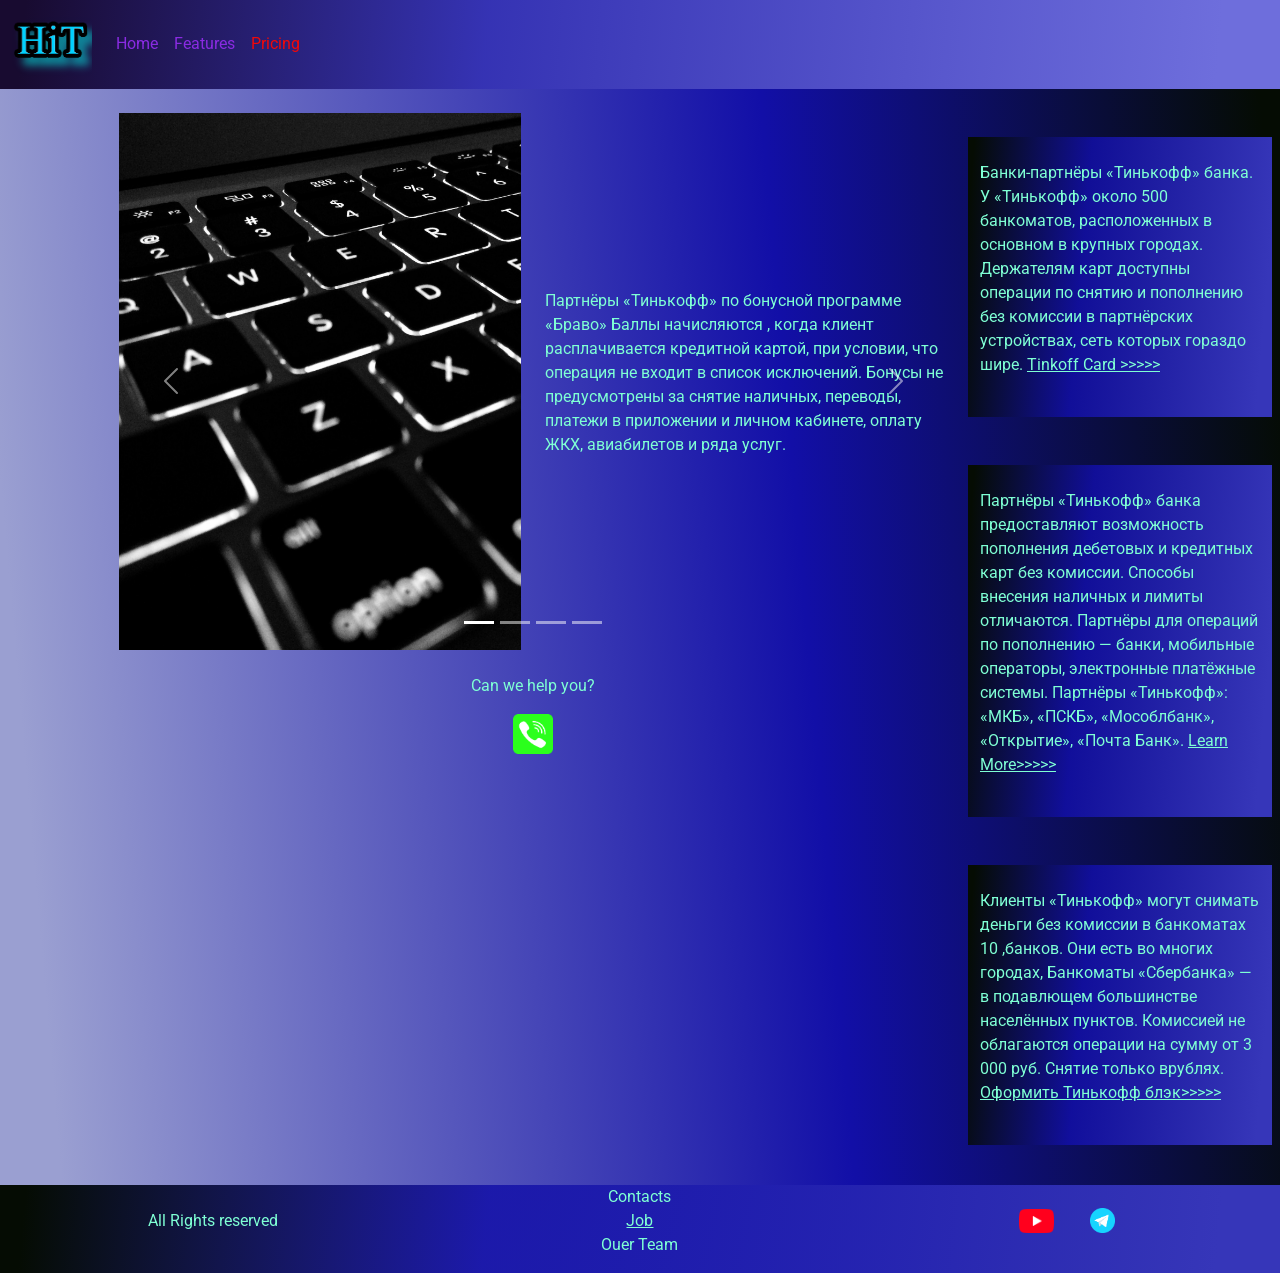
<file: karusel.html>
<!DOCTYPE html>
<html lang="en">
  <head>
    <meta charset="UTF-8" />
    <meta name="viewport" content="width=device-width, initial-scale=1.0" />
    <title>Karusel</title>
    <!-- 
    -->
    <link
      href="https://cdn.jsdelivr.net/npm/bootstrap@5.3.3/dist/css/bootstrap.min.css"
      rel="stylesheet"
      integrity="sha384-QWTKZyjpPEjISv5WaRU9OFeRpok6YctnYmDr5pNlyT2bRjXh0JMhjY6hW+ALEwIH"
      crossorigin="anonymous"
    />
    <link rel="stylesheet" href="source/styles/maystyles.css" />

    <!-- faviconka -->
    <link
      rel="apple-touch-icon"
      sizes="180x180"
      href="source/imgas/favicon/apple-touch-icon.png"
    />
    <link
      rel="icon"
      type="image/png"
      sizes="32x32"
      href="source/imgas/favicon/favicon-32x32.png"
    />
    <link
      rel="icon"
      type="image/png"
      sizes="16x16"
      href="source/imgas/favicon/favicon-16x16.png"
    />
    <link rel="manifest" href="source/imgas/favicon/site.webmanifest" />

    <!-- <link rel="manifest" href="source/imgas/favicon/favicon.ico"> -->
  </head>
  <body>
    <header>
      <!-- bg-body-tertiary -->
      <nav class="navbar navbar-expand-lg bg-body-tertiary">
        <div class="container-fluid">
          <!--  картинка в панели навигации -->
          <a class="navbar-brand" href="index.html"
            ><img width="80" src="source/imgas/logo.png" alt="Logo"
          /></a>
          <button
            class="navbar-toggler"
            type="button"
            data-bs-toggle="collapse"
            data-bs-target="#navbarNavAltMarkup"
            aria-controls="navbarNavAltMarkup"
            aria-expanded="false"
            aria-label="Toggle navigation"
          >
            <span class="navbar-toggler-icon"></span>
          </button>
          <div class="collapse navbar-collapse" id="navbarNavAltMarkup">
            <div class="navbar-nav">
              <a class="nav-link" aria-current="page" href="index.html">Home</a>
              <a class="nav-link" href="karusel.html">Features</a>
              <a class="nav-link active" target="_blank" href="pricing.html"
                >Pricing</a
              >
            </div>
          </div>
        </div>
      </nav>
    </header>
    <section>
      <div class="container-fluid mt-4">
        <!-- Боковая часть -->
        <div class="row">
          <div class="col-lg-1"></div>
          <!--  Контейнер на 8 долей Основной  -->
          <div class="col-lg-8 col-md-12">
            <div class="row"> 
              <!--  ОТсюда начинать карусель  -->
          
              <div id="carouselExampleIndicators" class="carousel slide" data-bs-slide="carousel">
                <div class="carousel-indicators">
                  <button type="button" data-bs-target="#carouselExampleIndicators" data-bs-slide-to="0" class="active" aria-current="true" aria-label="Slide 1"></button>
                  <button type="button" data-bs-target="#carouselExampleIndicators" data-bs-slide-to="1" aria-label="Slide 2"></button>
                  <button type="button" data-bs-target="#carouselExampleIndicators" data-bs-slide-to="2" aria-label="Slide 3"></button>
                  <button type="button" data-bs-target="#carouselExampleIndicators" data-bs-slide-to="3" aria-label="Slide 4"></button>
                </div>
                <!-- cardcarusel -->
                         <div class="carousel-inner">
                          
                         
                                  <div class="carousel-item active">
                                 
                                       <div  class="d-block w-100"><div class="row"><div class="col-lg-6 col-md-6"><img src="source/imgas/acc.png" class="w-100" alt=""></div>
                                       <div class="col-lg-6 col-md-6 slaid_text" ><p>
                                        
                                        Партнёры «Тинькофф» по бонусной программе «Браво» Баллы начисляются , когда клиент расплачивается кредитной картой, при условии, что операция не входит в список исключений. Бонусы не предусмотрены за снятие наличных, переводы, платежи в приложении и личном кабинете, оплату ЖКХ, авиабилетов и ряда услуг.
                                   
                                      </p></div>
                                      </div> </div>
                                  </div>
                                              <!-- 44444 -->
                                              <div class="carousel-item">
                                                <div  class="d-block w-100"> <div class="row"><div class="col-lg-6 col-md-6"><img src="source/imgas/gaming pc.png" class="w-100" alt=""></div>
                                                <div class="col-lg-6 col-md-6 slaid_text" ><p>
                                                  
                                                  В программе лояльности участвует несколько десятков партнёров, причем этот список постоянно пополняется. Крупнейшие компании и размер бонусов: «Связной» — от 1 до 14%; «Ламода» — 2% за каждую покупку на сайте, 1% — за другие траты, 8% начисляется на остаток по ко-брендинговой карте; Ozon — до 7%; «Отто — до 12%; магазины «Л’этуаль» — до 5%; Burger King — до 10%; OneTwoTrip — 8−10% за покупки через сайт и приложение, 5−7% при оплате услуг отелей, 2−3% при покупке билетов; eBay — 2% от потраченной суммы и 8% на остаток; Google Play — 5% за покупки в онлайн-магазине, до 30% за покупки у партнёров; AliExpress — 2% за покупки, 8% (до 500 000 руб.) на остаток, 500 накопленных бонусов можно обменять на товар.

                                              
                                                </p></div>
                                              </div></div>
                                            </div>

                                               <!-- 44444 -->
                                  <div class="carousel-item">
                                      <div  class="d-block w-100"> <div class="row"><div class="col-lg-6 col-md-6"><img src="source/imgas/controller.png" class="w-100" alt=""></div>
                                      <div class="col-lg-6 col-md-6 slaid_text" ><p>
                                        
                                        Кешбэк-партнёры «Тинькофф» банка <br>
                                        За использование дебетовой карты клиенты получают вознаграждение. За все покупки на сумму от 100 рублей на счёт возвращается 1%. Помимо этого, клиент может ежемесячно выбирать любимые категории, в которых будет начисляться от 3 до 15%, размер начислений индивидуален. По специальным предложениям можно получить до 30%. Акции нужно отслеживать — они появляются регулярно и имеют ограниченный срок действия. У Tinkoff десятки партнёров по кешбэку.

                                    
                                      </p></div>
                                    </div></div>
                                  </div>
                                  <div class="carousel-item">
                                  <div  class="d-block w-100">
                                      <div class="row">
                                        <div class="col-lg-6 col-md-6"><img src="source/imgas/vr.png" class="w-100" alt=""></div>
                                        <div class="col-lg-6 col-md-6 slaid_text "><p>
                                          
                                          С каждого приведенного друга вы получите 500 рублей. Ограничений нет. Приведете 1000 друзей — получите 500 000. 
                                        
                                        </p></div>
                                    </div>
                                  </div>
<!-- Четвертая картинка в карусели -->
 

                                  </div>
                     <!-- cardcarusel -->
                                  <!-- <div class="carousel-item active">
                                 
                                       <div  class="d-block w-100"><div class="row"><div class="col-lg-6 col-md-6"><img src="source/imgas/gaming pc.png" class="w-100" alt=""></div>
                                       <div class="col-lg-6 col-md-6 slaid_text" ><p>Lorem ipsum dolor sit amet consectetur adipisicing elit. Nihil facilis repellendus nisi ducimus delectus excepturi itaque labore ex totam, accusamus sequi nulla repellat exercitationem sit.</p></div>
                                      </div> </div>
                                  </div> -->
                         </div>
                <button class="carousel-control-prev" type="button" data-bs-target="#carouselExampleIndicators" data-bs-slide="prev">
                  <span class="carousel-control-prev-icon" aria-hidden="true"></span>
                  <span class="visually-hidden">Previous</span>
                </button>
                <button class="carousel-control-next" type="button" data-bs-target="#carouselExampleIndicators" data-bs-slide="next">
                  <span class="carousel-control-next-icon" aria-hidden="true"></span>
                  <span class="visually-hidden">Next</span>
                </button>
              </div>
        <!-- конец карусели???!!! -->
              <div class="col-lg-12 col-md-12 text-center mt-4">
                    <p>Can we help you?</p>

              </div>  
              <div class="col-lg-12 col-md-12 text-center">
                <img style="width: 40px;" src="source/imgas/phone.png" alt="yotube">

          </div>    <!-- Конец качалки с телефоном  -->
            
            </div>       <!--    yandex_17a581eab1b495ed.html end row -->
          </div>
          <!-- Боковушка справа -->
          <div class="col-lg-3 col-md-12">
            <div class="row px-2">
              <div class="col lg-12 sitebar my-4 py-4">
                <p>
                  Банки-партнёры «Тинькофф» банка. <br>
                  У «Тинькофф» около 500 банкоматов, расположенных в основном в крупных городах. Держателям карт доступны операции по снятию и пополнению без комиссии в партнёрских устройствах, сеть которых гораздо шире.


                  
                  <a href="TBankBlackCard.html">Tinkoff Card >>>>></a></p>
              </div>
           
          </div>
            <div class="row px-2">
              <div class="col lg-12 sitebar my-4 py-4">
                <p>
                  
                  Партнёры «Тинькофф» банка предоставляют возможность пополнения дебетовых и кредитных карт без комиссии. Способы внесения наличных и лимиты отличаются. Партнёры для операций по пополнению — банки, мобильные операторы, электронные платёжные системы. Партнёры «Тинькофф»: «МКБ», «ПСКБ», «Мособлбанк», «Открытие», «Почта Банк».

                 
                  
                  <a href="TBankBlackCard.html">Learn More>>>>>


                  </a></p>
              </div>
            </div>
            <div class="row px-2">
              <div class="col lg-12 sitebar my-4 py-4">
                <p>
                  
                  Клиенты «Тинькофф» могут снимать деньги без комиссии в банкоматах 10 ,банков. Они есть во многих городах, Банкоматы «Сбербанка» — в подавлющем большинстве населённых пунктов. Комиссией не облагаются операции на сумму от 3 000 руб. Снятие только врублях.

                  
                  
                  <a href="TBankBlackCard.html"> Оформить Тинькофф блэк>>>>></a></p>
              </div>


       
            </div>
      </div>
    </section>

    <footer mt-4>
        <div class="container-fluid">
          <div class="row">
            <div class="col-lg-4   col-md-12  footer-text text-center">
              <p>
                All Rights reserved
              </p>

            
            </div>
            <div class="col-lg-4   col-md-12  footer-text text-center">
              <p>
                

                Contacts <br>
                <a  href="
                moissilki.html
                " target="_blank">
                  Job 


                </a>
                <br> 
                Ouer Team
              </p>

            
            </div>  
            <div class="col-lg-4   col-md-12 media-links">
              <p>
                <img style="width: 35px; margin-inline: 1em;" src="source/imgas/yt.png" alt="yotube">
                <img style="width: 25px; margin-inline: 1em;" src="source/imgas/tg.png" alt="Telegram">
                <!-- <embed src="source/avtomatic.pdf" type="application/pdf" width="600" height="400"> 
                  ------  добавляю пдф ------         -->
              </p>

            
            </div>
          </div>

        </div>
    </footer>
    <script
      src="https://cdn.jsdelivr.net/npm/bootstrap@5.3.3/dist/js/bootstrap.bundle.min.js"
      integrity="sha384-YvpcrYf0tY3lHB60NNkmXc5s9fDVZLESaAA55NDzOxhy9GkcIdslK1eN7N6jIeHz"
      crossorigin="anonymous"
    ></script>
  </body>
</html>
</file>
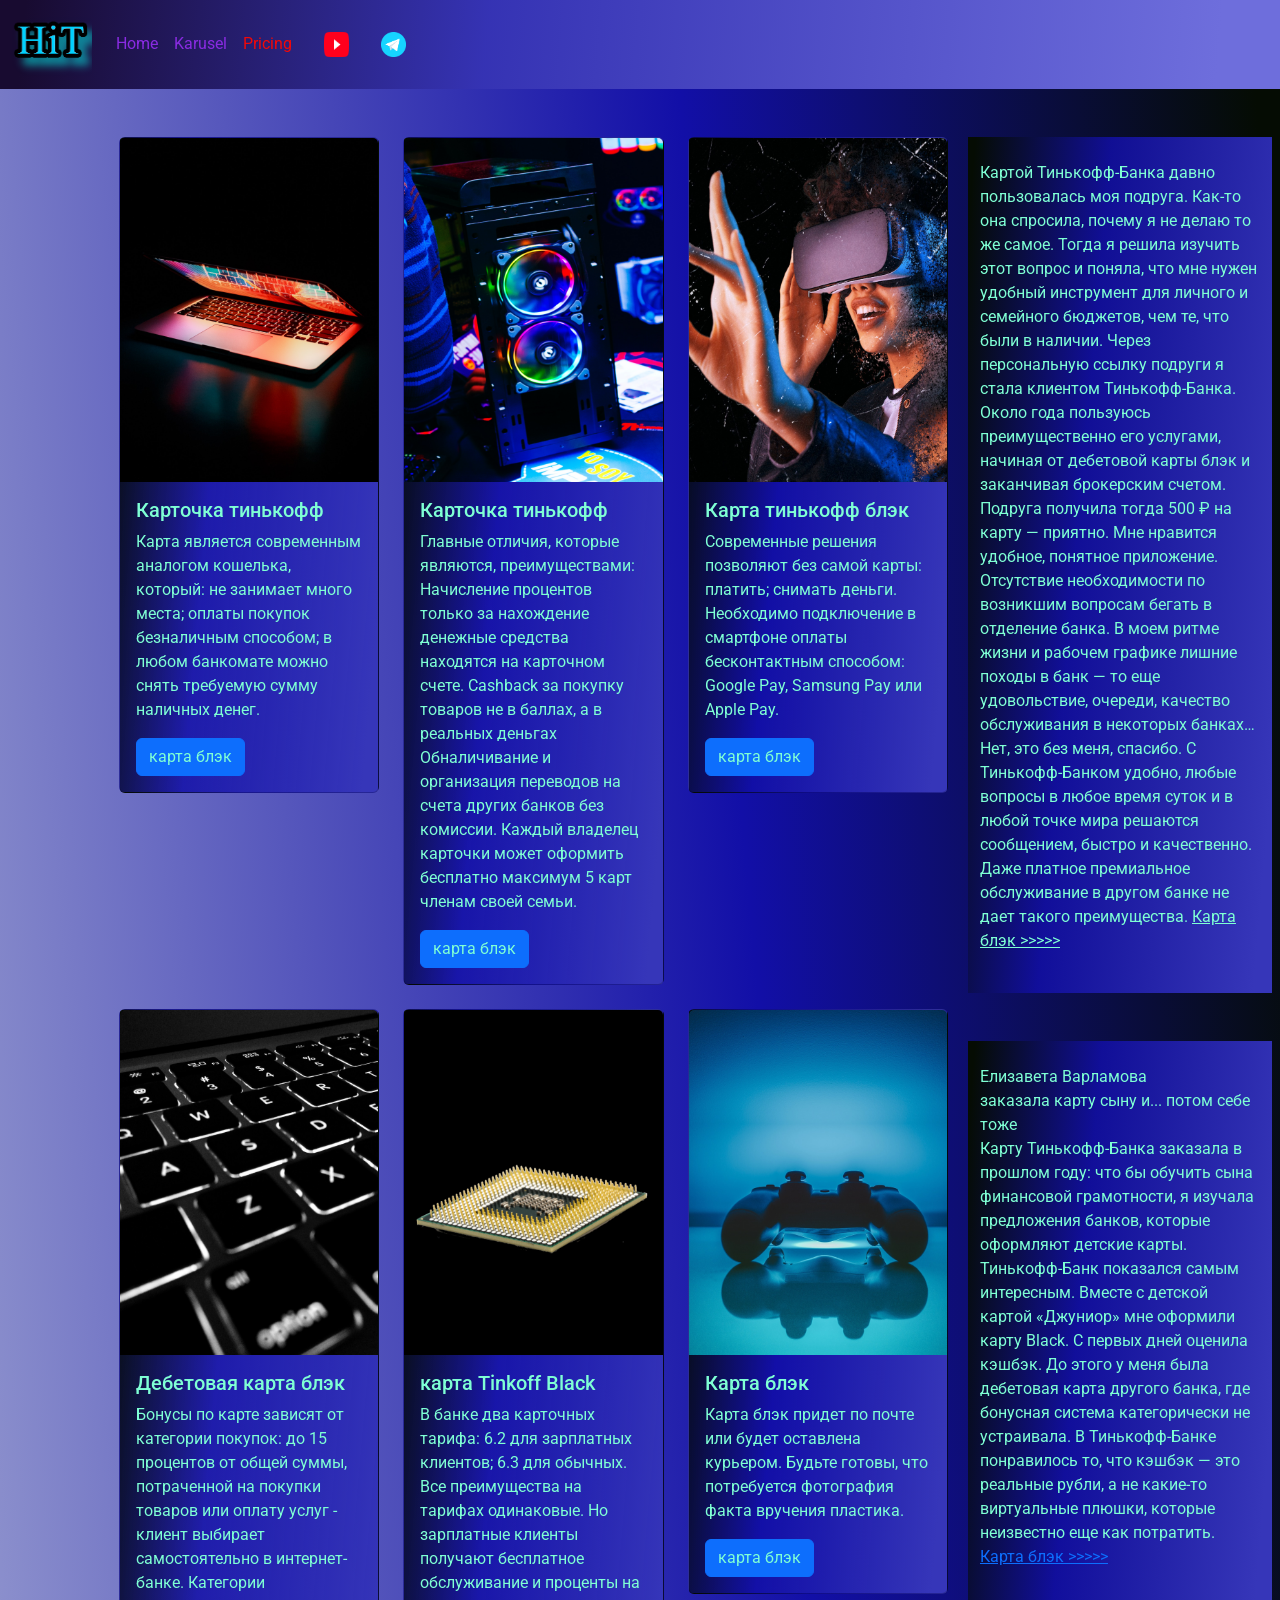
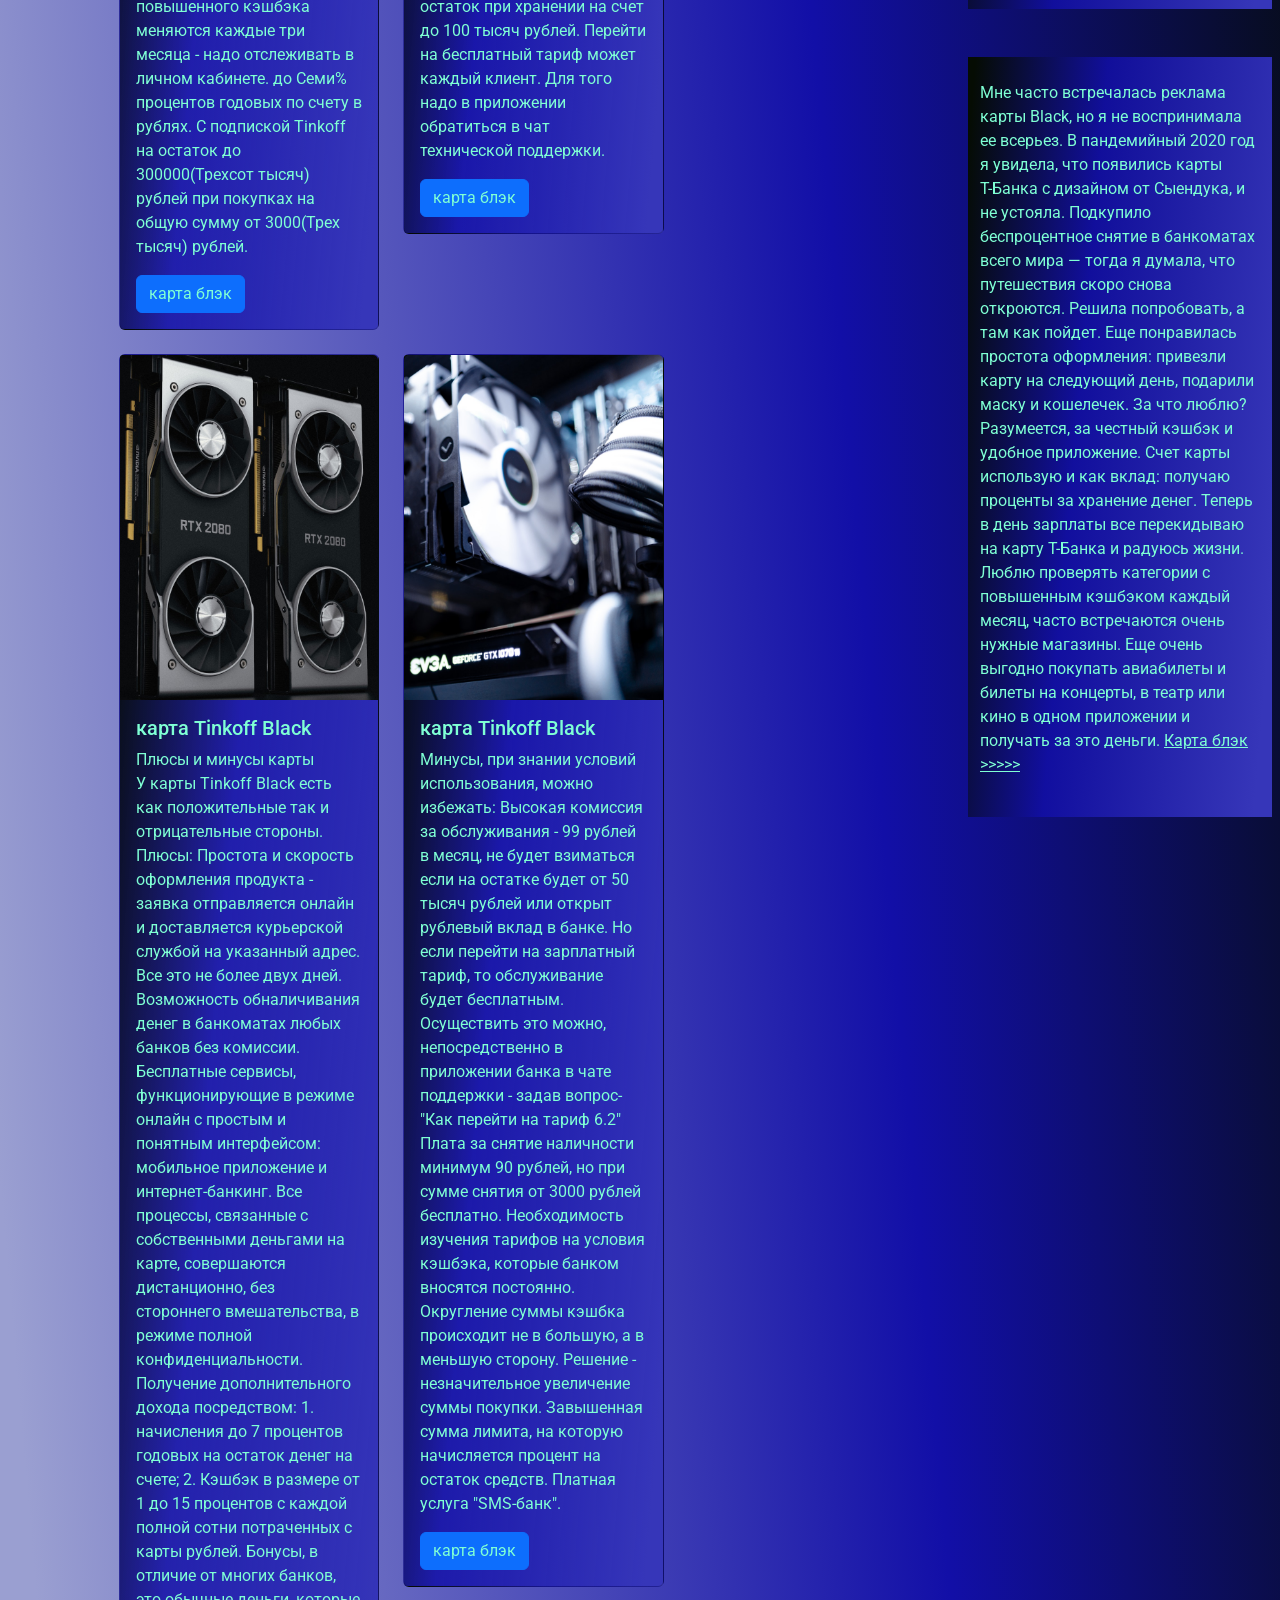
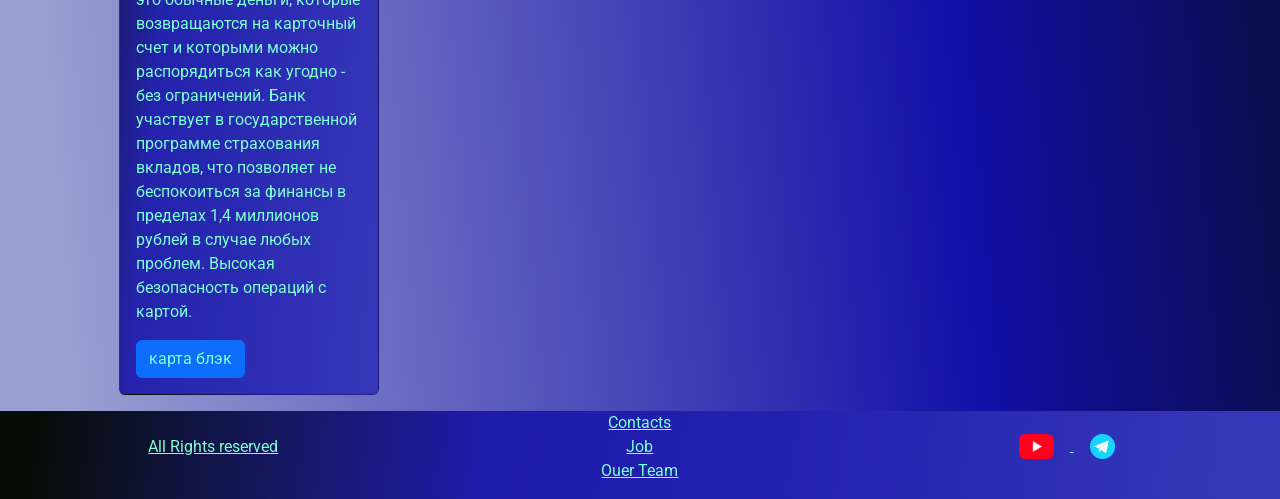
<file: pricing.html>
<!DOCTYPE html>
<html lang="en">
  <head>
    <meta charset="UTF-8" />
    <meta name="viewport" content="width=device-width, initial-scale=1.0" />
    <title>Дебетовая карта блэк</title>
    <!-- 
    -->
    <link
      href="https://cdn.jsdelivr.net/npm/bootstrap@5.3.3/dist/css/bootstrap.min.css"
      rel="stylesheet"
      integrity="sha384-QWTKZyjpPEjISv5WaRU9OFeRpok6YctnYmDr5pNlyT2bRjXh0JMhjY6hW+ALEwIH"
      crossorigin="anonymous"
    />
    <link rel="stylesheet" href="source/styles/maystyles.css" />

    <!-- faviconka -->
    <link
      rel="apple-touch-icon"
      sizes="180x180"
      href="source/imgas/favicon/apple-touch-icon.png"
    />
    <link
      rel="icon"
      type="image/png"
      sizes="32x32"
      href="source/imgas/favicon/favicon-32x32.png"
    />
    <link
      rel="icon"
      type="image/png"
      sizes="16x16"
      href="source/imgas/favicon/favicon-16x16.png"
    />
    <link rel="manifest" href="source/imgas/favicon/site.webmanifest" />

    <!-- <link rel="manifest" href="source/imgas/favicon/favicon.ico"> -->
  </head>
  <body>
    <header>
      <!-- bg-body-tertiary -->
      <nav class="navbar navbar-expand-lg bg-body-tertiary">
        <div class="container-fluid">
          <!--  картинка в панели навигации -->
          <a class="navbar-brand" href="index.html"
            ><img width="80" src="source/imgas/logo.png" alt="Logo"
          /></a>
          <button
            class="navbar-toggler"
            type="button"
            data-bs-toggle="collapse"
            data-bs-target="#navbarNavAltMarkup"
            aria-controls="navbarNavAltMarkup"
            aria-expanded="false"
            aria-label="Toggle navigation"
          >
            <span class="navbar-toggler-icon"></span>
          </button>
          <div class="collapse navbar-collapse" id="navbarNavAltMarkup">
            <div class="navbar-nav">
              <a class="nav-link" aria-current="page" href="index.html">Home</a>
              <a class="nav-link" href="karusel.html">Karusel</a>
              <a class="nav-link active" target="_blank" href="pricing.html"
                >Pricing</a
              >
<!-- gggggggggggggg -->
<a class="nav-link" href="#" >
  <img style="width: 25px; height: 25px; margin-left: 1em;" src="source/imgas/yt.png" alt="yotube">
</a>

<a class="nav-link" href="#" ml-2>
  <img style="width: 25px; height: 25px; margin-left: 1em;" src="source/imgas/tg.png" alt="Telegram">
  
</a>

<!-- ,,,,,,,,,, -->

            </div>
          </div>
        </div>
      </nav>
    </header>

    <section mb-4>
      <div class="container-fluid mt-4">
        <!-- Боковая часть -->
        <div class="row">
          <div class="col-lg-1"></div>
          <!--  Контейнер на 8 долей Основной  -->
          <div class="col-lg-8 col-md-12">
            <div class="row">
              <div class="col-lg-4 col-md-6 mt-4">
                <div class="card">
                  <a href="#">
                    <img
                      src="source/imgas/laptop.png"
                      class="card-img-top"
                      alt="laptop"
                    />
                  </a>
                  <div class="card-body">
                    <h5 class="card-title"><a href="#">Карточка тинькофф</a></h5>
                    <p class="card-text">
                      <a href="https://www.tbank.ru/baf/1rWEYcnETQi">

                        Карта является современным аналогом кошелька, который:
                        не занимает много места;
                        оплаты покупок безналичным способом;
                        в любом банкомате можно снять требуемую сумму наличных денег.
                      </a>
                    </p>
                    <a href="https://www.tbank.ru/baf/1rWEYcnETQi" class="btn btn-primary">карта блэк</a>
                  </div>
                </div>
              </div>
              <div class="col-lg-4 col-md-6 mt-4">
                <div class="card">
                  <img
                    src="source/imgas/gaming pc.png"
                    class="card-img-top"
                    alt="..."
                  />
                  <div class="card-body">
                    <h5 class="card-title">Карточка тинькофф</h5>
                    <p class="card-text">
                      Главные  отличия, которые являются, преимуществами:

                      Начисление процентов только за нахождение денежные средства находятся на карточном счете.
                      Cashback за покупку товаров не в баллах, а в реальных деньгах
                      Обналичивание и организация переводов на счета других банков без комиссии.
                      Каждый владелец карточки может оформить бесплатно максимум 5 карт членам своей семьи.
                    </p>
                    <a href="https://www.tbank.ru/baf/1rWEYcnETQi" class="btn btn-primary">карта блэк</a>
                  </div>
                </div>
              </div>
              <div class="col-lg-4 col-md-6 mt-4">
                <div class="card">
                  <img
                    src="source/imgas/vr.png"
                    class="card-img-top"
                    alt="..."
                  />
                  <div class="card-body">
                    <h5 class="card-title">Карта тинькофф блэк</h5>
                    <p class="card-text">

                      Современные решения позволяют  без  самой карты:

платить;
снимать деньги.
Необходимо подключение в смартфоне оплаты бесконтактным способом: Google Pay, Samsung Pay или Apple Pay.

                    </p>
                    <a href="https://www.tbank.ru/baf/1rWEYcnETQi" class="btn btn-primary">карта блэк</a>
                  </div>
                </div>
              </div>
            </div>
            <!-- Второй ряд???!!! -->
            <div class="row">
              <div class="col-lg-4 col-md-6 mt-4">
                <div class="card">
                  <img
                    src="source/imgas/acc.png"
                    class="card-img-top"
                    alt="laptop"
                  />
                  <div class="card-body">
                    <h5 class="card-title">Дебетовая карта блэк</h5>
                    <p class="card-text">

                      Бонусы по карте зависят от категории покупок:

до 15 процентов от общей суммы, потраченной на покупки товаров или оплату услуг - клиент выбирает самостоятельно в интернет-банке. Категории повышенного кэшбэка меняются каждые три месяца - надо отслеживать в личном кабинете.
до Семи% процентов годовых по счету в рублях. С подпиской Tinkoff на остаток до 300000(Трехсот тысяч) рублей при покупках на общую сумму от 3000(Трех тысяч) рублей.

                    </p>
                    <a href="https://www.tbank.ru/baf/1rWEYcnETQi" class="btn btn-primary">карта блэк</a>
                  </div>
                </div>
              </div>
              <div class="col-lg-4 col-md-6 mt-4">
                <div class="card">
                  <img
                    src="source/imgas/cpu.png"
                    class="card-img-top"
                    alt="..."
                  />
                  <div class="card-body">
                    <h5 class="card-title">карта Tinkoff Black</h5>
                    <p class="card-text">

                      В банке два карточных тарифа:

                      6.2 для зарплатных клиентов;
                      6.3 для обычных.
                      Все преимущества на тарифах одинаковые. Но зарплатные клиенты получают бесплатное обслуживание и проценты на остаток при хранении на счет до 100 тысяч рублей. 
                      Перейти на бесплатный тариф может каждый клиент. Для того надо в приложении обратиться в чат технической поддержки.
                    </p>
                    <a href="https://www.tbank.ru/baf/1rWEYcnETQi" class="btn btn-primary">карта блэк</a>
                  </div>
                </div>
              </div>
              <div class="col-lg-4 col-md-6 mt-4">
                <div class="card">
                  <img
                    src="source/imgas/controller.png"
                    class="card-img-top"
                    alt="..."
                  />
                  <div class="card-body">
                    <h5 class="card-title">Карта блэк</h5>
                    <p class="card-text">

                     Карта блэк придет по почте или будет оставлена курьером. Будьте готовы, что потребуется фотография факта вручения пластика.
                    </p>
                    <a href="https://www.tbank.ru/baf/1rWEYcnETQi" class="btn btn-primary">карта блэк</a>
                  </div>
                </div>
              </div>
            </div>
          <!-- Третий ряд???!!! -->
          <div class="row">
          <div class="col-lg-4 col-md-6 mt-4">
                <div class="card">
            <img
              src="source/imgas/gpu.png"
              class="card-img-top"
              alt="laptop"
            />
            <div class="card-body">
              <h5 class="card-title">карта Tinkoff Black</h5>
              <p class="card-text">

                Плюсы и минусы карты<br>
У карты Tinkoff Black есть как положительные так и отрицательные стороны.

Плюсы:

Простота и скорость оформления продукта - заявка отправляется онлайн и доставляется курьерской службой на указанный адрес. Все это не более двух дней.
Возможность обналичивания денег  в банкоматах любых банков без комиссии.
Бесплатные сервисы, функционирующие в режиме онлайн с простым и понятным интерфейсом: мобильное приложение и интернет-банкинг. Все процессы, связанные с собственными деньгами на карте, совершаются дистанционно, без стороннего вмешательства, в режиме полной конфиденциальности.
Получение дополнительного дохода посредством:
1. начисления до 7 процентов годовых на остаток денег на счете;

    2. Кэшбэк в размере от 1 до 15 процентов с каждой полной сотни потраченных с карты рублей.

Бонусы, в отличие от многих банков, это обычные деньги, которые возвращаются на карточный счет и которыми можно распорядиться как угодно - без ограничений.
Банк участвует в государственной программе страхования вкладов, что позволяет не беспокоиться за финансы в пределах 1,4 миллионов рублей в случае любых проблем.
Высокая безопасность операций с картой.

              </p>
              <a href="https://www.tbank.ru/baf/1rWEYcnETQi" class="btn btn-primary">карта блэк</a>
            </div>
          </div>
          </div>
          <div class="col-lg-4 col-md-6 mt-4">
          <div class="card">
          <img
            src="source/imgas/other.png"
            class="card-img-top"
            alt="..."
          />
          <div class="card-body">
            <h5 class="card-title">карта Tinkoff Black</h5>
            <p class="card-text">

              Минусы, при знании  условий использования, можно избежать:

Высокая комиссия за обслуживания - 99 рублей в месяц, не будет взиматься если на остатке будет от 50 тысяч рублей или открыт рублевый вклад в банке. Но если перейти на зарплатный тариф, то обслуживание будет бесплатным. Осуществить это можно, непосредственно в приложении банка в чате поддержки - задав вопрос- "Как перейти на тариф 6.2"
Плата за снятие наличности минимум 90 рублей, но при сумме снятия от 3000 рублей бесплатно.
Необходимость изучения тарифов на условия кэшбэка, которые банком вносятся постоянно.
Округление суммы кэшбка происходит не в большую, а в меньшую сторону. Решение - незначительное увеличение суммы покупки.
Завышенная сумма лимита, на которую начисляется процент на остаток средств.
Платная услуга "SMS-банк".
            </p>
            <a href="https://www.tbank.ru/baf/1rWEYcnETQi" class="btn btn-primary">карта блэк</a>
          </div>
        </div>
          </div>
  
           </div>

          </div>
          <!-- Боковушка справа -->
          <div class="col-lg-3 col-md-12">
            <div class="row px-2">
              <div class="col lg-12 sitebar my-4 py-4">

                <p>
                  Картой Тинькофф⁠-⁠Банка давно пользовалась моя  подруга. Как-то она спросила, почему я не делаю то же самое. Тогда я решила изучить этот вопрос и поняла, что мне нужен удобный инструмент для личного и семейного бюджетов, чем те, что были в наличии. Через  персональную ссылку подруги я стала клиентом Тинькофф⁠-⁠Банка. Около года пользуюсь преимущественно его услугами, начиная от дебетовой карты блэк и заканчивая брокерским счетом. Подруга получила тогда 500 ₽ на карту — приятно.

                  Мне нравится удобное, понятное приложение. Отсутствие необходимости по возникшим вопросам бегать в отделение банка. В моем ритме жизни и рабочем графике лишние походы в банк — то еще удовольствие, очереди, качество обслуживания в некоторых банках… Нет, это без меня, спасибо. С Тинькофф⁠-⁠Банком удобно, любые вопросы в любое время суток и в любой точке мира решаются сообщением, быстро и качественно. Даже платное премиальное обслуживание в другом банке не дает такого преимущества.
                  
                  <a href="https://www.tbank.ru/baf/1rWEYcnETQi">Карта блэк >>>>></a></p>
              </div>
           
          </div>
            <div class="row px-2">
              <div class="col lg-12 sitebar my-4 py-4">

                
Елизавета Варламова<br>

заказала карту сыну и...  потом себе тоже <br>

Карту Тинькофф⁠-⁠Банка заказала в прошлом году: что бы обучить сына финансовой грамотности, я изучала предложения банков, которые оформляют детские карты. Тинькофф⁠-⁠Банк показался самым интересным. Вместе с детской картой «Джуниор» мне оформили карту Black.

С первых дней оценила кэшбэк. До этого у меня была дебетовая карта другого банка, где бонусная система категорически не устраивала. В Тинькофф⁠-⁠Банке понравилось то, что кэшбэк — это реальные рубли, а не какие-то виртуальные плюшки, которые неизвестно еще как потратить.
                   <a href="https://www.tbank.ru/baf/1rWEYcnETQi">Карта блэк >>>>></a></p>
              </div>
            </div>
            <div class="row px-2">
              <div class="col lg-12 sitebar my-4 py-4">

                <p>Мне часто встречалась реклама карты Black, но я не воспринимала ее всерьез. В пандемийный 2020 год я увидела, что появились карты Т⁠-⁠Банка с дизайном от Сыендука, и не устояла. Подкупило беспроцентное снятие в банкоматах всего мира — тогда я думала, что путешествия скоро снова откроются. Решила попробовать, а там как пойдет. Еще понравилась простота оформления: привезли карту на следующий день, подарили маску и кошелечек.

                  За что люблю? Разумеется, за честный кэшбэк и удобное приложение. Счет карты использую и как вклад: получаю проценты за хранение денег. Теперь в день зарплаты все перекидываю на карту Т⁠-⁠Банка и радуюсь жизни. Люблю проверять категории с повышенным кэшбэком каждый месяц, часто встречаются очень нужные магазины. Еще очень выгодно покупать авиабилеты и билеты на концерты, в театр или кино в одном приложении и получать за это деньги. 
                  
                  <a href="https://www.tbank.ru/baf/1rWEYcnETQi">Карта блэк >>>>></a></p>
              </div>


       
            </div>
      </div>
    </section>
  
    <footer>
      <div class="container-fluid">
        <div class="row">
          <div class="col-lg-4   col-md-12  footer-text text-center">
            <p>

              <a href="#">

                All Rights reserved
              </a>
            </p>

          
          </div>
          <div class="col-lg-4   col-md-12  footer-text text-center">
            <p><a href="">
              Contacts </a> <br>
              <a href="#">
                Job 

              </a>
              
              <br>
              <a href="#">

                Ouer Team
              </a>

           
            </p>

          
          </div>  
          <div class="col-lg-4   col-md-12 media-links">
            <p>
              <a href="#">
                <img style="width: 35px; margin-inline: 1em;" src="source/imgas/yt.png" alt="yotube">

              </a>
              <a href="#">
                <img style="width: 25px; margin-inline: 1em;" src="source/imgas/tg.png" alt="Telegram">

              </a>
            </p>

          
          </div>
        </div>

      </div>
  </footer>




    <script
      src="https://cdn.jsdelivr.net/npm/bootstrap@5.3.3/dist/js/bootstrap.bundle.min.js"
      integrity="sha384-YvpcrYf0tY3lHB60NNkmXc5s9fDVZLESaAA55NDzOxhy9GkcIdslK1eN7N6jIeHz"
      crossorigin="anonymous"
    ></script>
  </body>
</html>

<!-- 
<video autoplay loop muted height="220" width="390">
	<source src="/media/video.mp4" type="video/mp4">
</video> 

box-shadow: 6px 11px 24px 6px #000000;
index  pricing
00:00 Интро в курс HTML и CSS
00:41 Содержание курса
03:18 HTML и CSS файлы
10:00 Установка редактора Visual Studio Code
17:22 Создание файла index html
21:44 Базовая разметка страницы html 5
26:14 Тема оформления vscode
28:10 Первые html теги
30:20 Инспектор элементов сайта
34:35 Форматирование html документа
42:20 блочные и строчные теги (h, p, span)
45:00 CSS свойства
49:45 создание файла CSS
51:49 Введение в каскадность (приоритетность) CSS стилей
52:23 Подключение CSS файла к HTML докуенту
01:04:34 Тег a
01:07:20 Настройка Wrap with Abbreviation в Emmet
01:09:05 Множественное обворачивание в тег
01:15:15 Тег ul, ol
01:18:02 Вложенный список html
01:19:05 Тег img - изображение
01:21:30 Позиционирование элементов на html странице
01:28:00 Свойства margin, padding
01:34:40 Контейнеры, тег div
01:35:45 Свойства display block и inline
01:37:40 Свойство text-align center
01:40:24 Свойство display inline-block
01:42:50 Макет карты товара
01:47:20 Простая сетка на свойстве inline-block
01:55:40 Свойство display flex (flex контейнер)
01:59:10 Вставка (дополнение) про простую сетку
02:06:11 Border для списка в div контейнере
02:13:17 Свойство float. Обтекание текстом
02:22:52 Неадаптивная навигационная панель на flex, тег nav со списком
02:39:20 Введение в media запросы
02:42:00 Боковая навигационная панель
02:54:31 Изображение в навигационной панели
02:59:50 Правила каскадности свойств CSS
03:01:50 CSS селекторы
03:04:40 Вес CSS селекторов (приоритетность)
03:17:40 Единицы измерения px, %, em, rem
03:35:40 Свойство display grid (сетка)
03:36:54 Адаптивная сетка CSS grid
03:50:00 media запросы для адаптивной сетки
04:00:30 Адаптивная сетка с боковыми панелями CSS grid
04:22:50 Адаптивная навигационная панель на HTML и CSS без js
04:27:39 Стилизация тега a в навигационной панели
04:30:24 Скрыть ссылки навигационной панели
04:31:02 Кнопка бургер
04:39:00 Псевдокласс hover
04:41:00 Выпадающее меню на чистом HTML и CSS без js
04:43:21 Свойство position - absolute и relative
04:51:33 Кнопка бургер слева
04:55:00 Создание сайта на Bootstrap 5
04:56:10 Структура проекта
04:58:03 Введение в Bootstrap 5
05:01:17 Подключение CSS и JS от Bootstrap
05:07:42 Навигационная панель от Bootstrap
05:24:40 Адаптивная сетка Bootstrap и контейнеры
05:29:05 Карта товара Bootstrap
05:43:40 Значения margin и padding в Bootstrap
05:45:38 Где взять шаблоны и примеры HTML и CSS оформления
05:52:45 Боковая панель на сетке Bootstrap
05:59:45 Подключение шрифта от Google Fonts
06:12:20 Карусель изображений
06:15:15 Кастомизация карусели Bootstrap
06:31:40 Делаем footer
06:43:01 Дополняем навигационную панель
06:52:20 Анимация на чистых HTML и CSS без js
07:03:18 Добавление favicon
07:07:35 Сделать видеофон на сайт 
07:17:50 Хостинг сайта на github pages (размещаем сайт на сервере)




"highlight-matching-tag.styles": {
  "opening": {
    "left": {
      "underline": "yellow"
    },
    "right": {
      "surround": "#155FFA"
    },
    "name": {
      "highlight": "rgba(180, 20, 80, 0.3)"
    }
  },
  "closing": {
    "full": {
      "custom": {
        "dark": {
          "borderWidth": "0 0 1px 0",
          "borderColor": "white",
          "borderStyle": "solid",
          "borderRadius": "4px",
          "right": "10px"
        },
        "light": {
          "borderWidth": "0 0 1px 0",
          "borderColor": "brown",
          "borderStyle": "solid",
          "borderRadius": "4px",
          "right": "10px"
        }
      }
    }
  }
}

======================



============================================
name = "Beau"
age = 2

print(isinstance(age, int) )


============================

камень ножницы бумага - код программы 

import random

def get_choices():
  player_choice = input("Enter a choice (rock, paper, scissors: ")
  vibor = ["rock", "paper", "scissors"]
  computer_choice = random.choice(vibor)
  choices = {"player": player_choice, "computer": computer_choice}
  
  return choices

def check_win(player, computer):
  print (f"You chose   {player} , computer chose  {computer}")
  if player == computer:
    return "It's a tie!"
  elif player == "rock": 
    if computer == "scissors":
      return "Rock smashes scissors! You win!"
    else: 
      return "Paper covers rock! You lose."
  elif player == "paper": 
    if  computer == "rock":
      return "Paper covers rock! You win!"
    else:  
      return "Scissors cuts paper! You lose."
  elif player == "scissors":
    if computer == "paper":
      return "Scissors cuts paper! You win!"
    else:  
      return "Rock smashes scissors! You lose."
  

choices = get_choices()
p_choice = choices["player"]
com_choice = choices["computer"]

result = check_win(p_choice, com_choice)
print(f" YYYYYY ----  {result}")
===============================

-->
</file>
<file: source/styles/maystyles.css>
/* 
<link href="https://cdn.jsdelivr.net/npm/bootstrap@5.3.3/dist/css/bootstrap.min.css" rel="stylesheet" integrity="sha384-QWTKZyjpPEjISv5WaRU9OFeRpok6YctnYmDr5pNlyT2bRjXh0JMhjY6hW+ALEwIH" crossorigin="anonymous">
<script src="https://cdn.jsdelivr.net/npm/bootstrap@5.3.3/dist/js/bootstrap.bundle.min.js" integrity="sha384-YvpcrYf0tY3lHB60NNkmXc5s9fDVZLESaAA55NDzOxhy9GkcIdslK1eN7N6jIeHz" crossorigin="anonymous"></script>

*/
/* 
<a target="_blank" href="https://icons8.com/icon/eOKJEHcCXZgA/internet">Favicon</a> иконка от <a target="_blank" href="https://icons8.com">Icons8</a>


https://getbootstrap.com/docs/5.3/components/card/

animation: myAnim 2s ease 0s 1 reverse both;

animation: myAnim 2s ease 0s infinite normal forwrds;

1 reverse both;




05.55 */

/*  Ссылка на использование гугль шрифта на странице */
@import url("https://fonts.googleapis.com/css?family=Roboto&display=swap");

body {
  font-family: Roboto, serif;
  background: linear-gradient(85deg, #9a9fd1 5%, #120fa7 62%, #050c03 98%);
}

p {
  color: aquamarine;
}

p > a {
  color: aquamarine;
}
/* .col-lg-4 col-md-6 {
  box-shadow: 6px 11px 24px 6px #000000;
} */

.nav-link {
  color: blueviolet;
}
.navbar-nav .nav-link.active {
  color: rgb(241, 8, 8);
}

.nav-container > nav > ul > li > a {
  display: inline-block;
  padding: 0%;
}
.sitebar {
  color: aquamarine;
  background: linear-gradient(275deg, #3636b9 5%, #120fa7d8 62%, #050c03 98%);
}
.card {
  color: aquamarine;
  background: linear-gradient(275deg, #3636b9 5%, #120fa7d8 62%, #050c03 98%);
}
.card a {
  text-decoration: none;
  color: aquamarine;
}
.navbar {
  background: linear-gradient(275deg, #6e6edc 5%, #120fa7d8 62%, #180b30 98%);
}
/* Центровка текста в карусели */
.slaid_text,
.footer-text {
  color: aquamarine;
  margin: auto auto;
}

footer, 
.btn-outline-primary {
  margin-top: 1em;
  background: linear-gradient(275deg, #3636b9 5%, #120fa7d8 62%, #050c03 98%);
}

.coll-anim {
  animation: myAnim 2s ease 0s 1 reverse both;
}

@keyframes myAnim {
  0%,
  100% {
    transform: translateX(0%);
    transform-origin: 50% 50%;
  }

  15% {
    transform: translateX(-30px) rotate(-6deg);
  }

  30% {
    transform: translateX(15px) rotate(6deg);
  }

  45% {
    transform: translateX(-15px) rotate(-3.6deg);
  }

  60% {
    transform: translateX(9px) rotate(2.4deg);
  }

  75% {
    transform: translateX(-6px) rotate(-1.2deg);
  }
}

@media (max-width: 755px) {
  .carousel-indicators {
    display: none;
  }
}
.videotext > a > h1,
h2 {
  color: aquamarine;
  align-content: end;
}

.videotext > a {
  display: flex;
  justify-content: center;
  align-items: center;
  text-align: center;

  text-decoration: none;
}

.media-links {
  display: flex;
  justify-content: center;
  align-items: center;
}

/* 06.31 */
</file>
